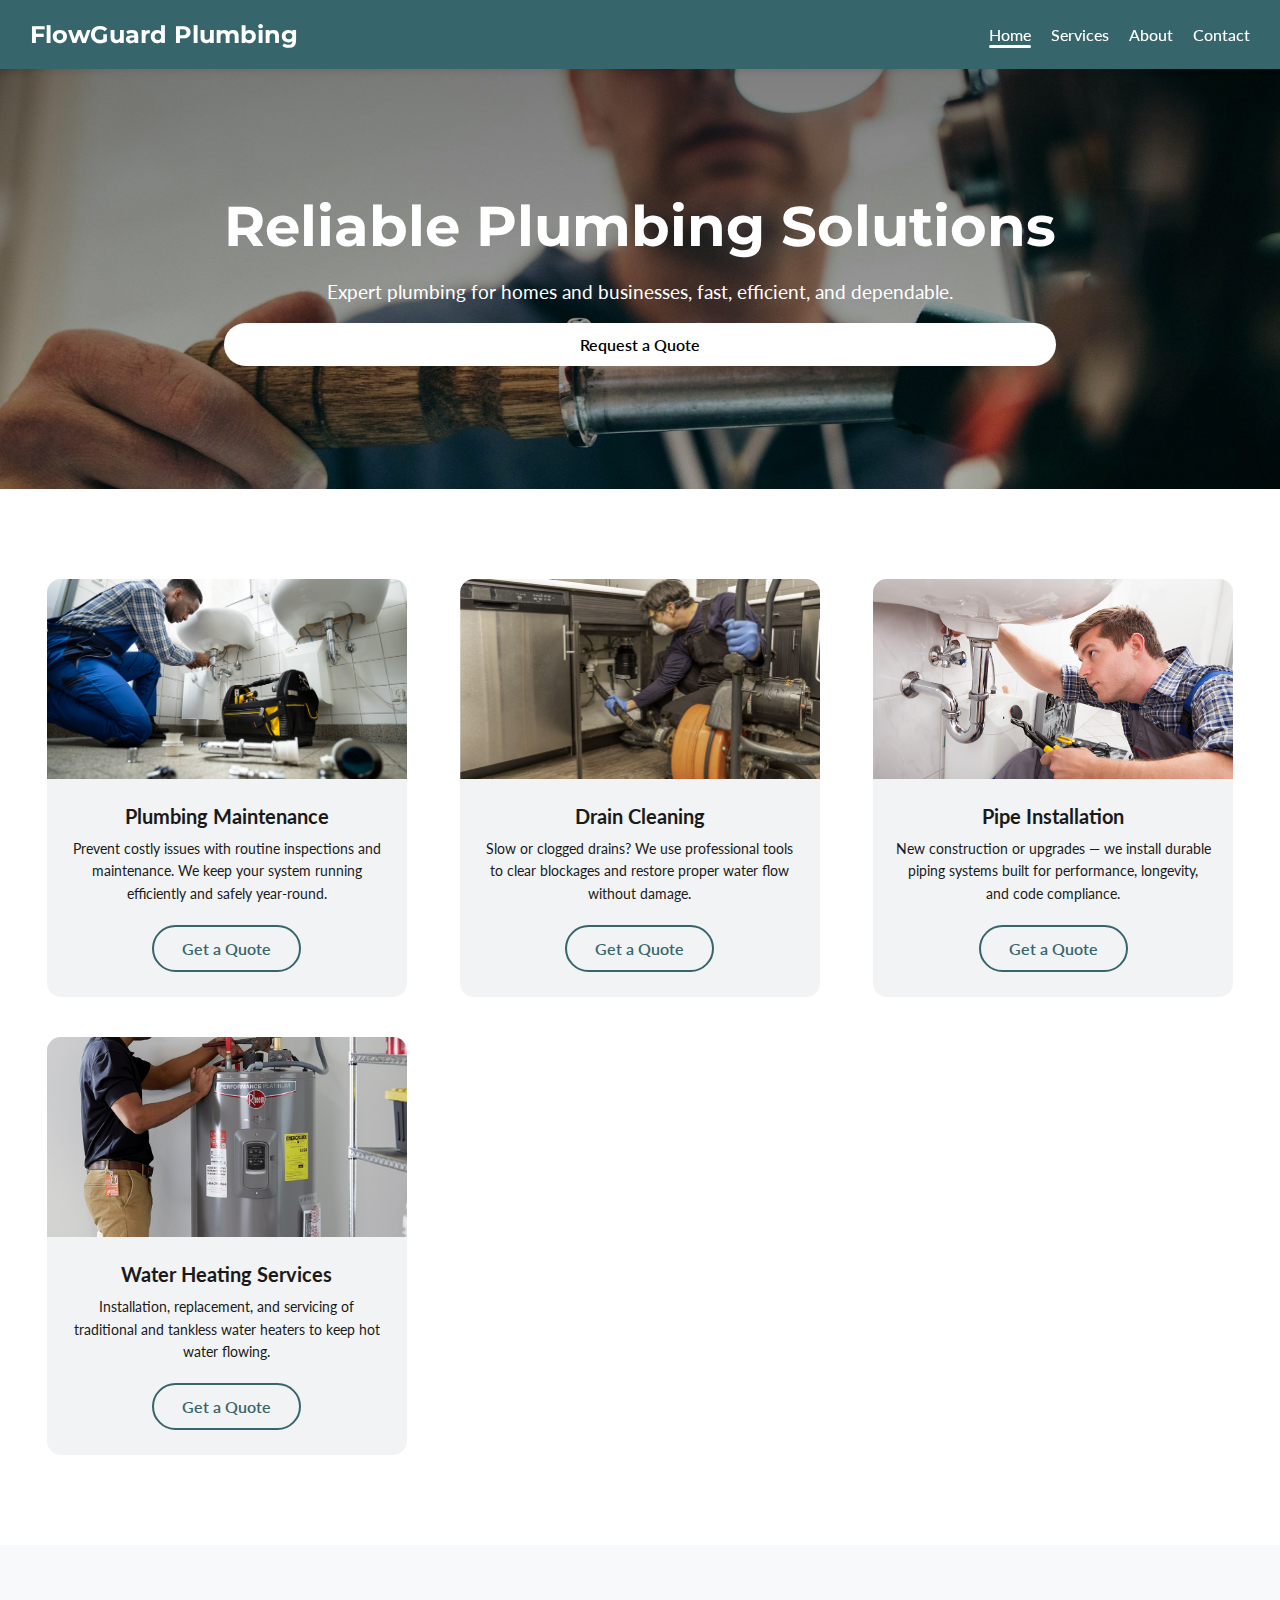
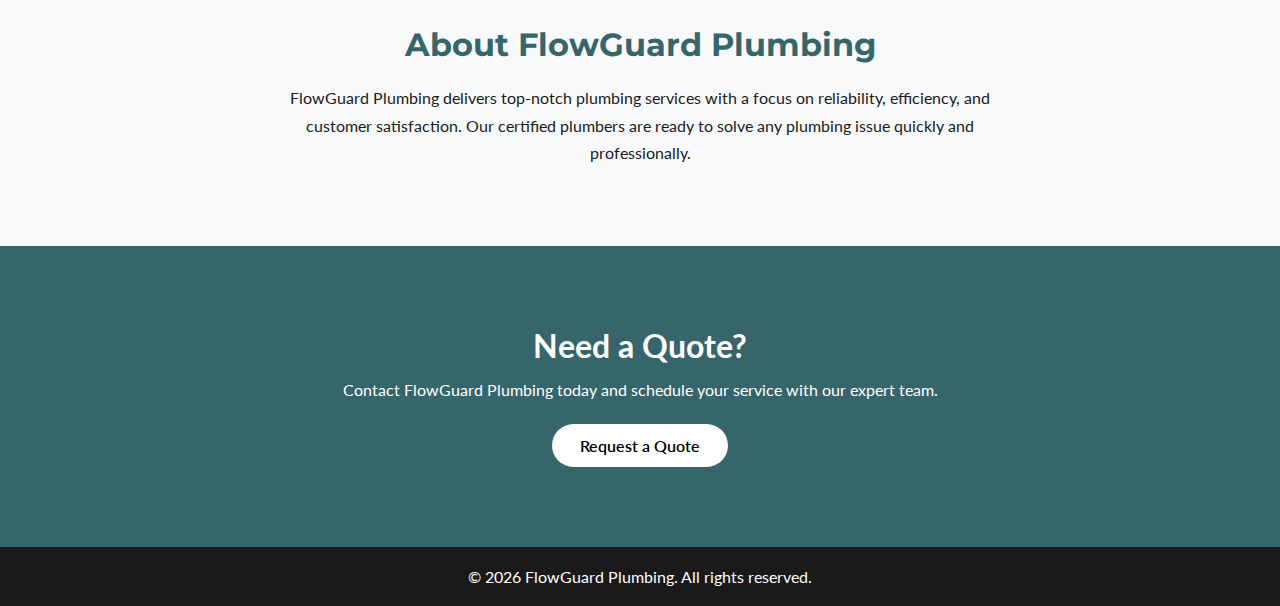
<file: index.html>
<!DOCTYPE html>
<html lang="en">
<head>
  <meta charset="UTF-8">
  <meta name="viewport" content="width=device-width, initial-scale=1.0">
  <title>FlowGuard Plumbing</title>
  <link href="https://fonts.googleapis.com/css2?family=Lato:wght@400;500&family=Montserrat:wght@600;700&display=swap" rel="stylesheet">
  <link rel="stylesheet" href="style.css">
</head>
<body>

  <!-- NAVBAR -->
  <nav class="navbar">
    <div class="logo">FlowGuard Plumbing</div>
    <ul class="nav-links">
      <li><a href="index.html" class="active">Home</a></li>
      <li><a href="services.html">Services</a></li>
      <li><a href="about.html">About</a></li>
      <li><a href="contact.html">Contact</a></li>
    </ul>
  </nav>

  <!-- HERO -->
  <section class="hero">
    <div class="hero-text">
      <h1>Reliable Plumbing Solutions</h1>
      <p>Expert plumbing for homes and businesses, fast, efficient, and dependable.</p>
      <a href="contact.html#quoteForm" class="btn">Request a Quote</a>
    </div>
  </section>

  <!-- SERVICES -->
  <section class="services-page">
    <div class="services-page-grid">

      <!-- Maintenance -->
      <div class="service-page-card">
        <img src="images/maintenance.jpg" alt="Plumbing maintenance">
        <h3>Plumbing Maintenance</h3>
        <p>
          Prevent costly issues with routine inspections and maintenance.
          We keep your system running efficiently and safely year-round.
        </p>
        <a href="quote.html" class="btn btn-outline">Get a Quote</a>
      </div>

      <!-- Drain Cleaning -->
      <div class="service-page-card">
        <img src="images/drain-cleaning.jpg" alt="Drain cleaning">
        <h3>Drain Cleaning</h3>
        <p>
          Slow or clogged drains? We use professional tools to clear blockages
          and restore proper water flow without damage.
        </p>
        <a href="quote.html" class="btn btn-outline">Get a Quote</a>
      </div>

      <!-- Pipe Installation -->
      <div class="service-page-card">
        <img src="images/pipe-repair.jpg" alt="Pipe installation">
        <h3>Pipe Installation</h3>
        <p>
          New construction or upgrades — we install durable piping systems
          built for performance, longevity, and code compliance.
        </p>
        <a href="quote.html" class="btn btn-outline">Get a Quote</a>
      </div>

      <!-- Water Heating -->
      <div class="service-page-card">
        <img src="images/water-heater.jpg   " alt="Water heating systems">
        <h3>Water Heating Services</h3>
        <p>
          Installation, replacement, and servicing of traditional and tankless
          water heaters to keep hot water flowing.
        </p>
        <a href="quote.html" class="btn btn-outline">Get a Quote</a>
      </div>

    </div>
  </section>

  <!-- ABOUT -->
  <section class="about">
    <h2>About FlowGuard Plumbing</h2>
    <p>FlowGuard Plumbing delivers top-notch plumbing services with a focus on reliability, efficiency, and customer satisfaction. Our certified plumbers are ready to solve any plumbing issue quickly and professionally.</p>
  </section>

  <!-- CONTACT CTA -->
  <section class="services-cta">
    <h2>Need a Quote?</h2>
    <p>Contact FlowGuard Plumbing today and schedule your service with our expert team.</p>
    <a href="contact.html" class="btn">Request a Quote</a>
  </section>

  <!-- FOOTER -->
  <footer class="footer">
    <p>© 2026 FlowGuard Plumbing. All rights reserved.</p>
  </footer>

</body>
</html>
</file>
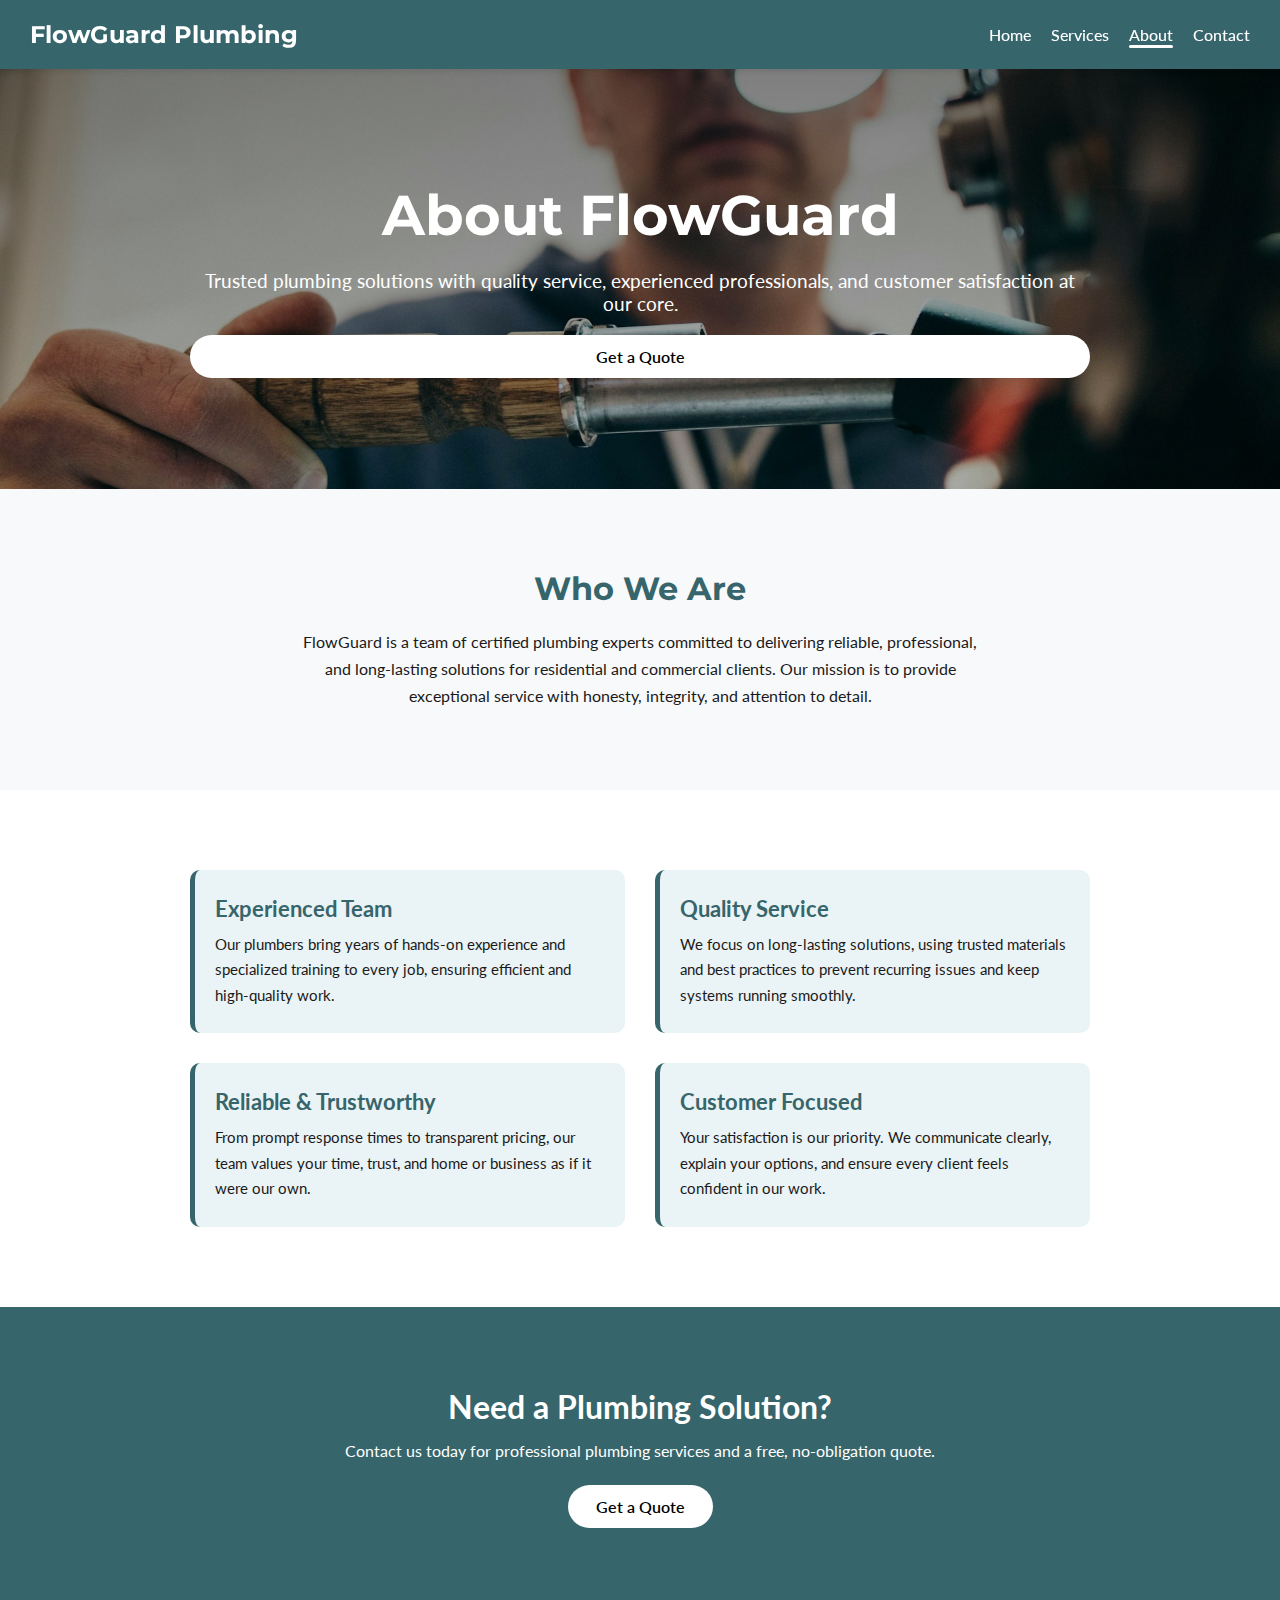
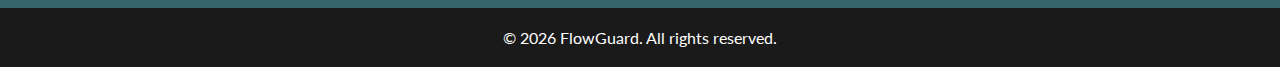
<file: about.html>
<!DOCTYPE html>
<html lang="en">
<head>
  <meta charset="UTF-8">
  <meta name="viewport" content="width=device-width, initial-scale=1.0">
  <title>FlowGuard | About</title>
  <link href="https://fonts.googleapis.com/css2?family=Lato:wght@400;500&family=Montserrat:wght@600;700&display=swap" rel="stylesheet">
  <link rel="stylesheet" href="style.css">
</head>
<body>

  <!-- NAVBAR -->
  <nav class="navbar">
    <div class="logo">FlowGuard Plumbing</div>
    <ul class="nav-links">
      <li><a href="index.html">Home</a></li>
      <li><a href="services.html">Services</a></li>
      <li><a href="about.html" class="active">About</a></li>
      <li><a href="contact.html">Contact</a></li>
    </ul>
  </nav>

  <!-- HERO -->
  <section class="hero">
    <div class="hero-text">
      <h1>About FlowGuard</h1>
      <p>Trusted plumbing solutions with quality service, experienced professionals, and customer satisfaction at our core.</p>
      <a href="contact.html#quoteForm" class="btn">Get a Quote</a>
    </div>
  </section>

  <!-- WHO WE ARE -->
  <section class="about">
    <h2>Who We Are</h2>
    <p>FlowGuard is a team of certified plumbing experts committed to delivering reliable, professional, and long-lasting solutions for residential and commercial clients. Our mission is to provide exceptional service with honesty, integrity, and attention to detail.</p>
  </section>

  <!-- EXPERIENCE & QUALITIES -->
  <section class="about-cards">
    <div class="about-cards-grid">
      <div class="about-card">
        <h3>Experienced Team</h3>
        <p>Our plumbers bring years of hands-on experience and specialized training to every job, ensuring efficient and high-quality work.</p>
      </div>
      <div class="about-card">
        <h3>Quality Service</h3>
        <p>We focus on long-lasting solutions, using trusted materials and best practices to prevent recurring issues and keep systems running smoothly.</p>
      </div>
      <div class="about-card">
        <h3>Reliable & Trustworthy</h3>
        <p>From prompt response times to transparent pricing, our team values your time, trust, and home or business as if it were our own.</p>
      </div>
      <div class="about-card">
        <h3>Customer Focused</h3>
        <p>Your satisfaction is our priority. We communicate clearly, explain your options, and ensure every client feels confident in our work.</p>
      </div>
    </div>
  </section>

  <!-- CTA -->
  <section class="services-cta">
    <h2>Need a Plumbing Solution?</h2>
    <p>Contact us today for professional plumbing services and a free, no-obligation quote.</p>
    <a href="contact.html#quoteForm" class="btn">Get a Quote</a>
  </section>

  <!-- FOOTER -->
  <footer class="footer">
    <p>© 2026 FlowGuard. All rights reserved.</p>
  </footer>

</body>
</html>
</file>
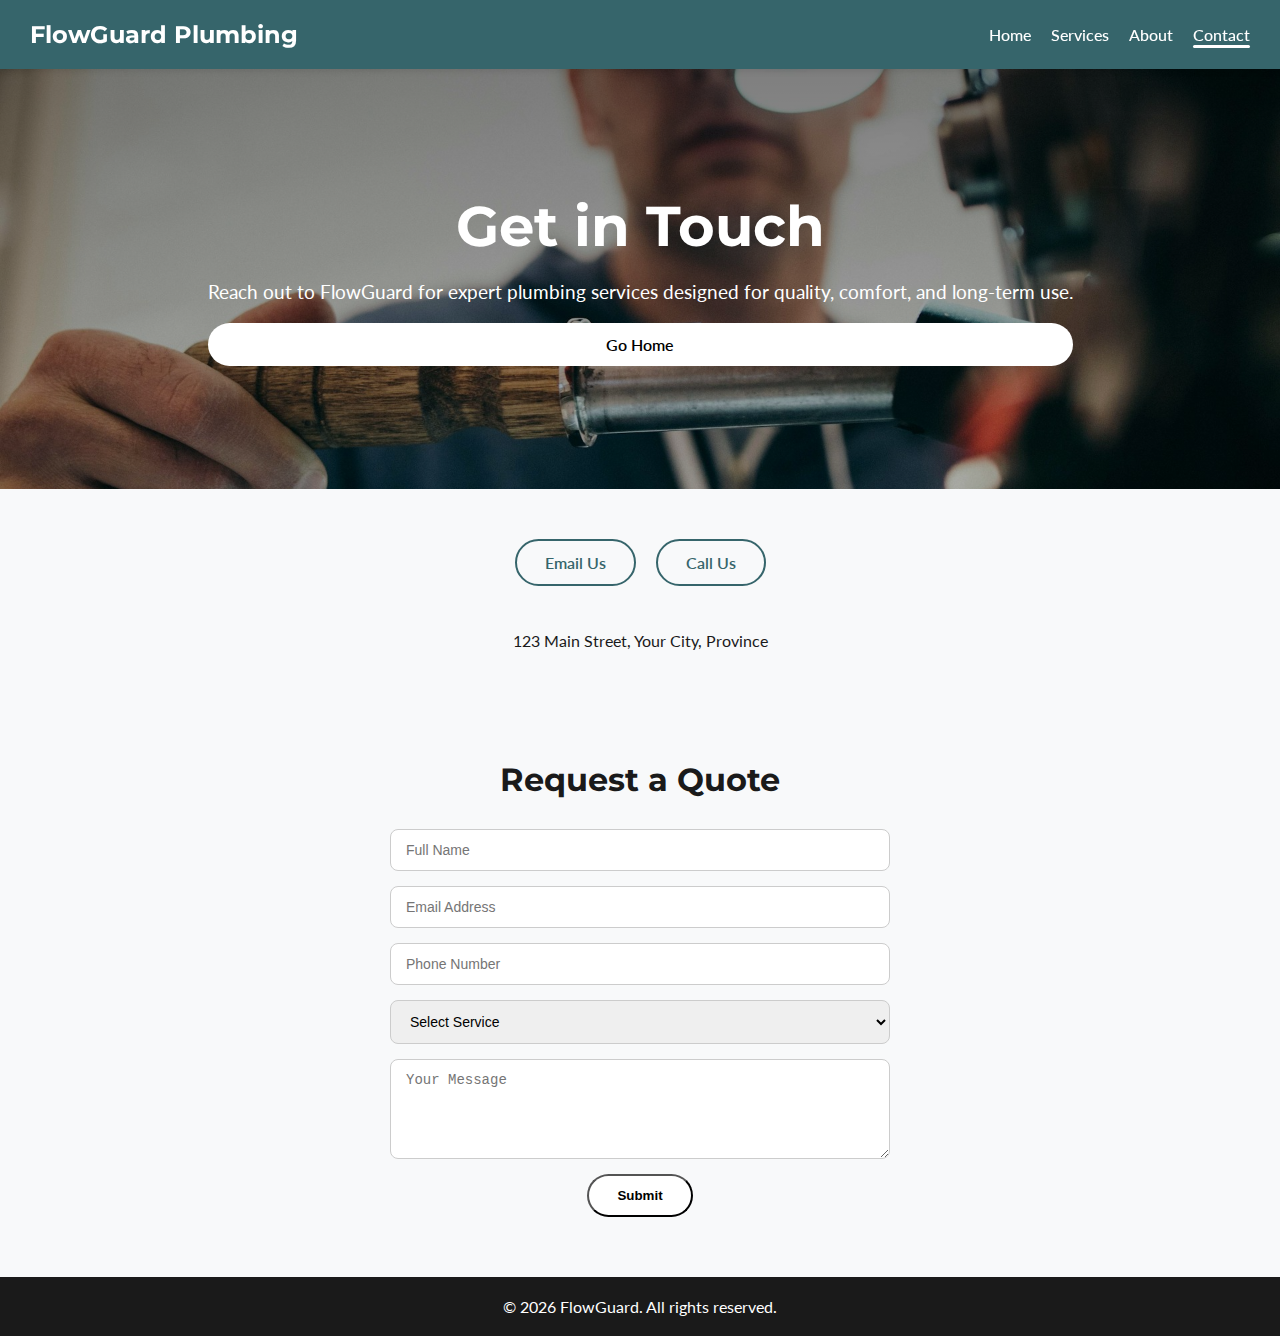
<file: contact.html>
<!DOCTYPE html>
<html lang="en">
<head>
  <meta charset="UTF-8">
  <meta name="viewport" content="width=device-width, initial-scale=1.0">
  <title>FlowGuard | Contact</title>
  <link href="https://fonts.googleapis.com/css2?family=Lato:wght@400;500&family=Montserrat:wght@600;700&display=swap" rel="stylesheet">
  <link rel="stylesheet" href="style.css">
</head>
<body>

  <!-- NAVBAR -->
  <nav class="navbar">
    <div class="logo">FlowGuard Plumbing</div>
    <ul class="nav-links">
      <li><a href="index.html">Home</a></li>
      <li><a href="services.html">Services</a></li>
      <li><a href="about.html">About</a></li>
      <li><a href="contact.html" class="active">Contact</a></li>
    </ul>
  </nav>

  <!-- HERO -->
  <section class="hero">
    <div class="hero-text">
      <h1>Get in Touch</h1>
      <p>Reach out to FlowGuard for expert plumbing services designed for quality, comfort, and long-term use.</p>
      <a href="index.html" class="btn">Go Home</a>
    </div>
  </section>

  <!-- CONTACT OPTIONS -->
  <section class="contact-options">
    <div class="option-buttons">
      <a href="mailto:info@flowguard.com?subject=Plumbing Quote Request" class="btn btn-outline">Email Us</a>
      <a href="tel:+1234567890" class="btn btn-outline">Call Us</a>
    </div>
    <p class="address">123 Main Street, Your City, Province</p>
  </section>

  <!-- REQUEST A QUOTE FORM -->
  <section class="contact-form-section">
    <h2>Request a Quote</h2>
    <form id="quoteForm" action="https://formspree.io/f/mzddzyre" method="POST" class="contact-form">
      <input type="text" name="name" placeholder="Full Name" required>
      <input type="email" name="email" placeholder="Email Address" required>
      <input type="tel" name="phone" placeholder="Phone Number">
      <select name="service" required>
        <option value="">Select Service</option>
        <option value="maintenance">Plumbing Maintenance</option>
        <option value="drain-cleaning">Drain Cleaning</option>
        <option value="pipe-installation">Pipe Installation</option>
        <option value="water-heating">Water Heating Services</option>
      </select>
      <textarea name="message" placeholder="Your Message" required></textarea>
      <button type="submit" class="btn">Submit</button>
    </form>
  </section>

  <!-- FOOTER -->
  <footer class="footer">
    &copy; 2026 FlowGuard. All rights reserved.
  </footer>

</body>
</html>
</file>
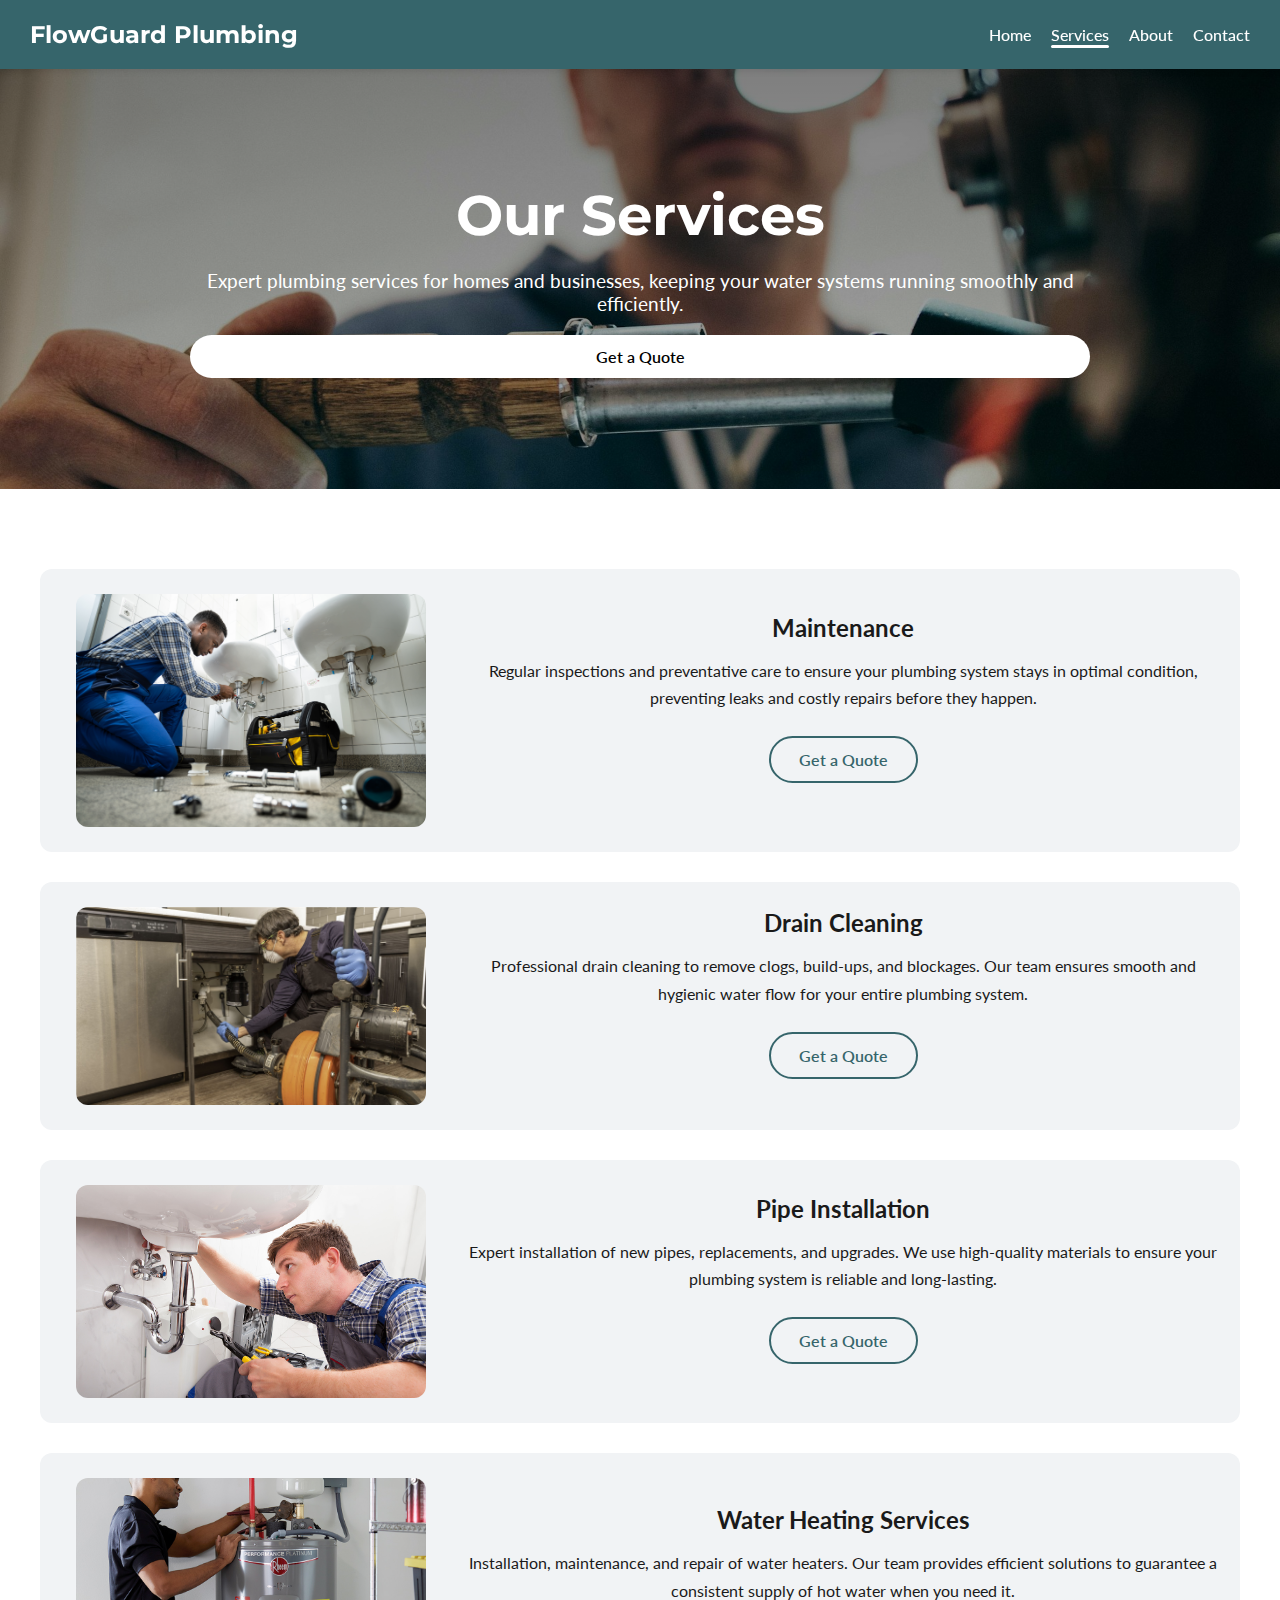
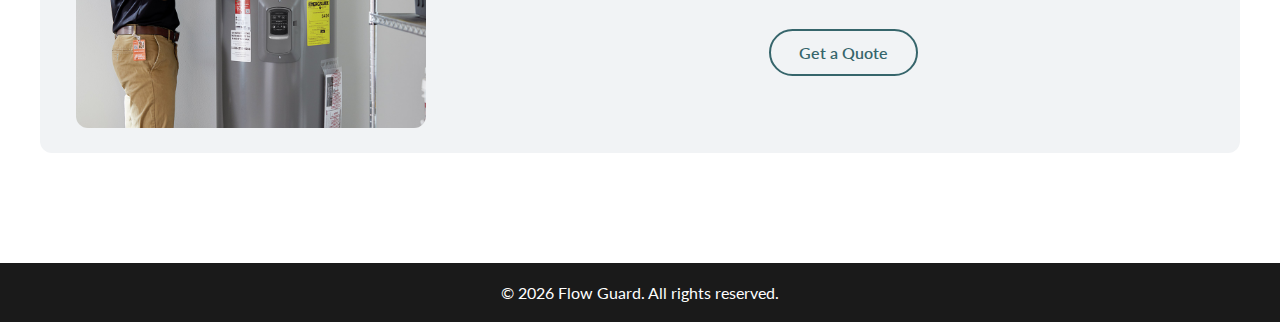
<file: services.html>
<!DOCTYPE html>
<html lang="en">
<head>
  <meta charset="UTF-8">
  <meta name="viewport" content="width=device-width, initial-scale=1.0">
  <title>Flow Guard | Services</title>
  <link href="https://fonts.googleapis.com/css2?family=Lato:wght@400;500&family=Montserrat:wght@600;700&display=swap" rel="stylesheet">
  <link rel="stylesheet" href="style.css">
</head>
<body>

  <!-- NAVBAR -->
  <nav class="navbar">
    <div class="logo">FlowGuard Plumbing</div>
    <ul class="nav-links">
      <li><a href="index.html">Home</a></li>
      <li><a href="services.html" class="active">Services</a></li>
      <li><a href="about.html">About</a></li>
      <li><a href="contact.html">Contact</a></li>
    </ul>
  </nav>

  <!-- HERO -->
  <section class="hero">
    <div class="hero-text">
      <h1>Our Services</h1>
      <p>Expert plumbing services for homes and businesses, keeping your water systems running smoothly and efficiently.</p>
      <a href="contact.html#quoteForm" class="btn">Get a Quote</a>
    </div>
  </section>

  <!-- SERVICES CARDS -->
  <section class="services">
    <div class="services-stack">

      <!-- Maintenance -->
      <div class="service-card-horizontal">
        <img src="images/maintenance.jpg" alt="Plumbing Maintenance">
        <div class="service-content">
          <h3>Maintenance</h3>
          <p>Regular inspections and preventative care to ensure your plumbing system stays in optimal condition, preventing leaks and costly repairs before they happen.</p>
          <a href="contact.html#quoteForm" class="btn btn-outline">Get a Quote</a>
        </div>
      </div>

      <!-- Drain Cleaning -->
      <div class="service-card-horizontal">
        <img src="images/drain-cleaning.jpg" alt="Drain Cleaning">
        <div class="service-content">
          <h3>Drain Cleaning</h3>
          <p>Professional drain cleaning to remove clogs, build-ups, and blockages. Our team ensures smooth and hygienic water flow for your entire plumbing system.</p>
          <a href="contact.html#quoteForm" class="btn btn-outline">Get a Quote</a>
        </div>
      </div>

      <!-- Pipe Installation -->
      <div class="service-card-horizontal">
        <img src="images/pipe-repair.jpg" alt="Pipe Installation">
        <div class="service-content">
          <h3>Pipe Installation</h3>
          <p>Expert installation of new pipes, replacements, and upgrades. We use high-quality materials to ensure your plumbing system is reliable and long-lasting.</p>
          <a href="contact.html#quoteForm" class="btn btn-outline">Get a Quote</a>
        </div>
      </div>

      <!-- Water Heating Services -->
      <div class="service-card-horizontal">
        <img src="images/water-heater.jpg" alt="Water Heating Services">
        <div class="service-content">
          <h3>Water Heating Services</h3>
          <p>Installation, maintenance, and repair of water heaters. Our team provides efficient solutions to guarantee a consistent supply of hot water when you need it.</p>
          <a href="contact.html#quoteForm" class="btn btn-outline">Get a Quote</a>
        </div>
      </div>

    </div>
  </section>

  <!-- FOOTER -->
  <footer class="footer">
    &copy; 2026 Flow Guard. All rights reserved.
  </footer>

</body>
</html>
</file>
<file: style.css>
/* =========================
   RESET
========================= */
* {
  margin: 0;
  padding: 0;
  box-sizing: border-box;
}
html, body {
  height: 100%;
}
body {
  font-family: 'Lato', sans-serif;
  color: #1A1A1A;
  background-color: #F8F9FA;
  display: flex;
  flex-direction: column;
}

/* =========================
   NAVBAR
========================= */
.navbar {
  display: flex;
  justify-content: space-between;
  align-items: center;
  padding: 20px 30px;
  background: #36656B;
  box-shadow: 0 2px 6px rgba(0,0,0,0.1);
  position: sticky;
  top: 0;
  z-index: 100;
}

.logo {
  font-family: 'Montserrat', sans-serif;
  font-weight: 700;
  font-size: 24px;
  color: #fff; /* Green accent */
}

.nav-links {
  list-style: none;
  display: flex;
  gap: 20px;
}

.nav-links a {
  text-decoration: none;
  color: #fff;
  font-weight: 500;
  padding-bottom: 4px;
  transition: all 0.3s ease;
  position: relative;
}

.nav-links a.active::after,
.nav-links a:hover::after {
  content: '';
  position: absolute;
  left: 0;
  bottom: 0;
  width: 100%;
  height: 3px;
  background-color: #fff;
  border-radius: 2px;
  transition: all 0.3s ease;
}

/* =========================
   HERO
========================= */
.hero {
  position: relative;
  height: 70vh;
  min-height: 420px;
  display: flex;
  justify-content: center;
  align-items: center;
  text-align: center;
  color: #fff;
}

.hero::before {
  content: "";
  position: absolute;
  inset: 0;
  background: linear-gradient(rgba(0,0,0,0.5), rgba(0,0,0,0.3)), url("images/hero-plumbing.jpg") center/cover no-repeat;
  z-index: 0;
}

.hero-text {
  position: relative;
  z-index: 1;
  max-width: 900px;
  margin: 1.1em;
  display: flex;
  flex-direction: column;
  gap: 1.25rem;
}

.hero-text h1 {
  font-family: 'Montserrat', sans-serif;
  font-size: clamp(2rem, 5vw, 3.5rem);
}

.hero-text p {
  font-size: 1.2rem;
}

.btn {
  background: #fff;
  color: #000;
  padding: 12px 28px;
  border-radius: 25px;
  font-weight: 600;
  text-decoration: none;
  display: inline-flex;
  align-items: center;
  justify-content: center;
  transition: all 0.3s ease;
}

.btn:hover {
  transform: translateY(-3px);
  box-shadow: 0 4px 15px rgba(40,167,69,0.3);
}

/* =========================
   SERVICES
========================= */
.services {
  padding: 80px 40px;
  text-align: center;
  background: #FFFFFF;
}

.services h2 {
  font-family: 'Montserrat', sans-serif;
  font-size: 32px;
  margin-bottom: 50px;
}

.services-grid {
  display: grid;
  grid-template-columns: repeat(auto-fit, minmax(280px, 1fr));
  gap: 40px;
  max-width: 1200px;
  margin: 0 auto;
  justify-items: center;
}

.service-card {
  background: #F1F3F5;
  border-radius: 12px;
  overflow: hidden;
  text-align: center;
  transition: transform 0.3s ease, box-shadow 0.3s ease;
}

.service-card {
  max-width: 360px;
  width: 100%;
}

.service-card:hover {
  transform: translateY(-6px);
  box-shadow: 0 6px 20px rgba(0,0,0,0.1);
}

.service-card img {
  width: 100%;
  height: 200px;
  object-fit: cover;
}

.service-card h3 {
  margin: 20px 0 10px;
  font-size: 20px;
}

.service-card p {
  padding: 0 20px 25px;
  font-size: 14px;
  line-height: 1.6;
}

/* =========================
   ABOUT
========================= */
.about {
  background: #F8F9FA;
  padding: 80px 40px;
  text-align: center;
}

.about h2 {
  font-family: 'Montserrat', sans-serif;
  font-size: 32px;
  margin-bottom: 20px;
}

.about p {
  font-size: 16px;
  max-width: 700px;
  margin: 0 auto;
  line-height: 1.7;
}

/* =========================
   CTA
========================= */
.services-cta {
  background: #36656B;
  color: #fff;
  text-align: center;
  padding: 80px 20px;
}

.services-cta h2 {
  font-size: 32px;
  margin-bottom: 15px;
}

.services-cta p {
  font-size: 16px;
  margin-bottom: 25px;
}

/* =========================
   FOOTER
========================= */
.footer {
  background: #1A1A1A;
  color: #fff;
  text-align: center;
  padding: 20px;
  margin-top: auto;
}

/* =========================
   RESPONSIVE
========================= */
@media (max-width: 768px) {
  .navbar {
    flex-direction: column;
    gap: 15px;
  }
  .nav-links {
    flex-wrap: wrap;
    justify-content: center;
    gap: 10px;
  }
  .hero-text h1 {
    font-size: 2.2rem;
  }
  .services-grid {
    gap: 20px;
  }
}
/* =========================
SERVICES PAGE HERO
========================= */
.services-hero {
  position: relative;
  height: 55vh;
  min-height: 360px;
  display: flex;
  align-items: center;
  justify-content: center;
  text-align: center;
  color: #fff;
}

.services-hero::before {
  content: "";
  position: absolute;
  inset: 0;
  background:
    linear-gradient(rgba(0,0,0,0.55), rgba(0,0,0,0.35)),
    url("images/hero-plumbing.jpg") center/cover no-repeat;
}

.services-hero-text {
  position: relative;
  z-index: 1;
  max-width: 800px;
  padding: 20px;
  display: flex;
  flex-direction: column;
  gap: 18px;
}

/* =========================
SERVICES PAGE GRID
========================= */
.services-page {
  padding: 90px 40px;
  background: #FFFFFF;
}

.services-page-grid {
  max-width: 1200px;
  margin: 0 auto;
  display: grid;
  grid-template-columns: repeat(auto-fit, minmax(280px, 1fr));
  gap: 40px;
  justify-items: center;
}

.service-page-card {
  background: #F1F3F5;
  border-radius: 14px;
  overflow: hidden;
  text-align: center;
  max-width: 360px;
  width: 100%;
  transition: transform 0.3s ease, box-shadow 0.3s ease;
}

.service-page-card:hover {
  transform: translateY(-6px);
  box-shadow: 0 8px 24px rgba(0,0,0,0.12);
}

.service-page-card img {
  width: 100%;
  height: 200px;
  object-fit: cover;
}

.service-page-card h3 {
  margin: 22px 0 10px;
  font-size: 20px;
}

.service-page-card p {
  padding: 0 22px 20px;
  font-size: 14px;
  line-height: 1.6;
}

/* =========================
BUTTON VARIANT
========================= */
.btn-outline {
  background: transparent;
  color: #36656B;
  border: 2px solid #36656B;
  margin-bottom: 25px;
}

.btn-outline:hover {
  background: #36656B;
  color: #fff;
}

/* =========================
BOTTOM CTA
========================= */
.services-bottom-cta {
  background: #36656B;
  color: #fff;
  text-align: center;
  padding: 90px 20px;
}

.services-bottom-cta h2 {
  font-size: 32px;
  margin-bottom: 15px;
}

.services-bottom-cta p {
  font-size: 16px;
  margin-bottom: 25px;
}

/* =========================
NAV CTA BUTTON (OPTIONAL)
========================= */
.btn-nav {
  background: #fff;
  color: #36656B !important;
  padding: 8px 18px;
  border-radius: 20px;
  font-weight: 600;
}

.btn-nav:hover {
  opacity: 0.9;
}

/* =========================
RESPONSIVE
========================= */
@media (max-width: 768px) {
  .services-page {
    padding: 70px 20px;
  }

  .services-bottom-cta h2 {
    font-size: 26px;
  }
}
.service-card-horizontal {
  display: flex;
  align-items: center; /* vertically centers image with content */
  gap: 40px; /* space between image and content */
  background: #F1F3F5;
  border-radius: 12px;
  overflow: hidden;
  padding: 25px 20px;
  transition: transform 0.3s ease, box-shadow 0.3s ease;
  margin-bottom: 30px; /* gap between each service card */
  max-height: fit-content   ;
}

.service-card-horizontal:hover {
  transform: translateY(-6px);
  box-shadow: 0 6px 20px rgba(0,0,0,0.1);
}

.service-card-horizontal img {
    margin-left: 1em;
  width: 350px; /* larger image */
  max-height: 250px;
  object-fit: cover;
  border-radius: 12px;
  flex-shrink: 0;
}

.service-content {
      display: flex;
  flex-direction: column;
  justify-content: center; /* vertically centers content */
  gap: 15px;
  flex: 1; /* take remaining space */
}

.service-content h3 {
  font-size: 24px;
  margin: 0;
}

.service-content p {
  font-size: 16px;
  line-height: 1.7;
}

.service-content .btn {
  align-self: center; /* center button under content */
  margin-top: 10px;
  padding: 12px 28px;
  border-radius: 25px;
  font-weight: 600;
}

/* RESPONSIVE */
@media (max-width: 992px) {
  .service-card-horizontal {
    gap: 25px;
  }


  .service-card-horizontal img {
    width: 300px;
    height: 200px;
  }
}

@media (max-width: 768px) {
  .service-card-horizontal {
    flex-direction: column;
    align-items: center;
    text-align: center;
    gap: 20px;
  }

  .service-card-horizontal img {
    width: 100%;
    height: auto;
  }

  .service-content .btn {
    align-self: center;
  }
}
/* ABOUT PAGE */
.about {
  background: #F8F9FA;
  padding: 80px 40px;
  text-align: center;
}

.about h2 {
  font-family: 'Montserrat', sans-serif;
  font-size: 32px;
  margin-bottom: 20px;
  color: #36656B; /* accent color */
}

.about p {
  font-size: 16px;
  max-width: 700px;
  margin: 0 auto;
  line-height: 1.7;
  color: #1A1A1A;
}

.about-cards {
  background: #FFFFFF;
  padding: 80px 40px;
  text-align: center;
}

.about-cards-grid {
  display: grid;
  grid-template-columns: 1fr;
  gap: 30px;
  max-width: 900px;
  margin: 0 auto;
}

.about-card {
  background: #EAF3F5; /* subtle accent background */
  border-left: 5px solid #36656B; /* accent color strip */
  border-radius: 10px;
  padding: 25px 20px;
  text-align: left;
  transition: transform 0.3s ease, box-shadow 0.3s ease;
}

.about-card:hover {
  transform: translateY(-4px);
  box-shadow: 0 6px 15px rgba(0,0,0,0.08);
}

.about-card h3 {
  font-size: 22px;
  margin-bottom: 10px;
  color: #36656B; /* accent color */
}

.about-card p {
  font-size: 15px;
  line-height: 1.7;
  color: #1A1A1A;
}

/* RESPONSIVE */
@media (min-width: 768px) {
  .about-cards-grid {
    grid-template-columns: 1fr 1fr;
  }
}
.contact-options {
  padding: 50px 20px;
  text-align: center;
}

.contact-options .option-buttons {
  display: flex;
  justify-content: center;
  flex-wrap: wrap;
  gap: 20px;
  margin-bottom: 20px;
}

.contact-options .address {
  font-size: 16px;
  color: #1A1A1A;
}

.contact-form-section {
  padding: 60px 20px;
  text-align: center;
}

.contact-form-section h2 {
  font-family: 'Montserrat', sans-serif;
  font-size: 32px;
  margin-bottom: 30px;
}

.contact-form {
  display: flex;
  flex-direction: column;
  max-width: 500px;
  margin: 0 auto;
  gap: 15px;
}

.contact-form input,
.contact-form select,
.contact-form textarea {
  padding: 12px 15px;
  border: 1px solid #ccc;
  border-radius: 8px;
  font-size: 14px;
  width: 100%;
}

.contact-form textarea {
  resize: vertical;
  min-height: 100px;
}

.contact-form .btn {
  width: fit-content;
  margin: 0 auto;
}

@media (max-width: 768px) {
  .contact-options .option-buttons {
    flex-direction: column;
  }
}
</file>
